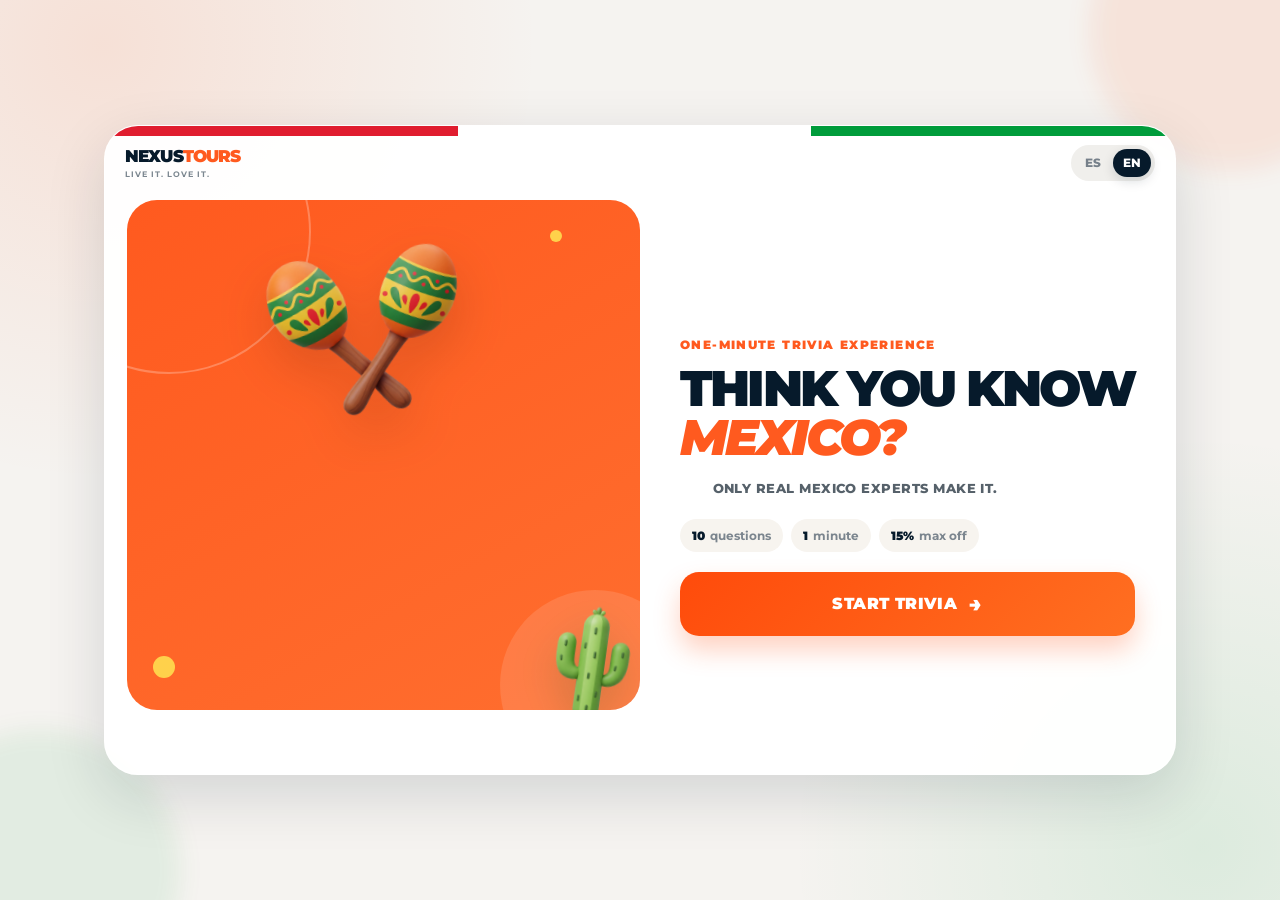
<file: index.html>
<!doctype html>
<html lang="es">
<head>
  <meta charset="utf-8" />
  <meta name="viewport" content="width=device-width, initial-scale=1, viewport-fit=cover" />
  <meta name="theme-color" content="#ff5a1f" />
  <meta name="description" content="NexusTours Mexico Trivia — descubre cuánto sabes de México y desbloquea un beneficio especial." />
  <meta property="og:title" content="Think You Know Mexico? | NexusTours" />
  <meta property="og:description" content="Take the challenge. Answer 10 questions and unlock a special NexusTours benefit." />
  <title>Think You Know Mexico? | NexusTours</title>
  <link rel="icon" href="favicon.svg" type="image/svg+xml" />
  <link rel="preconnect" href="https://fonts.googleapis.com">
  <link rel="preconnect" href="https://fonts.gstatic.com" crossorigin>
  <link href="https://fonts.googleapis.com/css2?family=Montserrat:wght@500;600;700;800;900&display=swap" rel="stylesheet">
  <link rel="stylesheet" href="styles.css" />
</head>
<body>
  <div class="ambient ambient-a" aria-hidden="true"></div>
  <div class="ambient ambient-b" aria-hidden="true"></div>

  <main class="app-shell" id="app">
    <section class="card welcome-screen" id="welcomeScreen" aria-labelledby="welcomeTitle">
      <div class="brand-row">
        <a class="brand" href="https://www.nexustours.com/" target="_blank" rel="noopener" aria-label="NexusTours">
          <span class="brand-mark">NEXUS<span>TOURS</span></span>
          <small>Live it. Love it.</small>
        </a>

        <div class="language-switch" role="group" aria-label="Language / Idioma">
          <button type="button" class="lang-btn" data-lang="es">ES</button>
          <button type="button" class="lang-btn" data-lang="en">EN</button>
        </div>
      </div>

      <div class="welcome-art" aria-hidden="true">
        <span class="sun-dot dot-1"></span>
        <span class="sun-dot dot-2"></span>
        <img src="assets/maracas.png" alt="" class="welcome-maracas" />
        <img src="assets/cactus.png" alt="" class="welcome-cactus" />
      </div>

      <div class="welcome-copy">
        <p class="eyebrow" data-i18n="challenge">ONE-MINUTE TRIVIA EXPERIENCE</p>
        <h1 id="welcomeTitle" data-i18n="welcomeTitle">¿QUÉ TANTO SABES DE <em>MÉXICO?</em></h1>
        <p class="supporting" data-i18n="welcomeSupporting">SOLO LOS VERDADEROS EXPERTOS EN MÉXICO LO LOGRAN.</p>
        <div class="pill-row" aria-label="Trivia features">
          <span>10 <b data-i18n="questionsLabel">preguntas</b></span>
          <span>1 <b data-i18n="minuteLabel">minuto</b></span>
          <span>15% <b data-i18n="maxOffLabel">máx. off</b></span>
        </div>
        <button class="primary-btn" id="startBtn" type="button">
          <span data-i18n="start">COMENZAR TRIVIA</span>
          <span class="btn-arrow" aria-hidden="true">→</span>
        </button>
      </div>
    </section>

    <section class="card quiz-screen hidden" id="quizScreen" aria-live="polite">
      <header class="quiz-header">
        <div class="mini-brand" aria-label="NexusTours">NEXUS<span>TOURS</span></div>
        <button class="close-btn" id="restartBtn" type="button" aria-label="Restart trivia" title="Restart">×</button>
      </header>

      <div class="progress-wrap">
        <div class="progress-meta">
          <span id="progressText">Pregunta 1 de 10</span>
          <span id="scoreText" aria-label="Current score">0 pts</span>
        </div>
        <div class="progress-track" role="progressbar" aria-valuemin="0" aria-valuemax="10" aria-valuenow="1" aria-label="Trivia progress">
          <div class="progress-bar" id="progressBar"></div>
        </div>
      </div>

      <div class="question-stage" id="questionStage">
        <div class="visual-frame" id="visualFrame">
          <div class="visual-halo"></div>
          <img id="questionImage" src="assets/independencia.png" alt="" />
          <div class="fallback-emoji hidden" id="fallbackEmoji" aria-hidden="true">🇲🇽</div>
        </div>

        <div class="question-copy">
          <p class="question-number" id="questionNumber">01</p>
          <h2 id="questionText"></h2>
        </div>

        <div class="answers" id="answers" role="group" aria-label="Answer options"></div>

        <div class="feedback-panel hidden" id="feedbackPanel" tabindex="-1">
          <div class="feedback-icon" id="feedbackIcon" aria-hidden="true"></div>
          <div>
            <h3 id="feedbackTitle"></h3>
            <p id="feedbackMessage"></p>
          </div>
        </div>

        <button class="primary-btn next-btn hidden" id="nextBtn" type="button">
          <span data-i18n="next">SIGUIENTE PREGUNTA</span>
          <span class="btn-arrow" aria-hidden="true">→</span>
        </button>
      </div>
    </section>

    <section class="card result-screen hidden" id="resultScreen" aria-live="polite">
      <div class="result-confetti" aria-hidden="true">
        <i></i><i></i><i></i><i></i><i></i><i></i><i></i><i></i><i></i><i></i>
      </div>

      <div class="brand-row result-brand-row">
        <div class="brand">
          <span class="brand-mark">NEXUS<span>TOURS</span></span>
          <small>Live it. Love it.</small>
        </div>
        <div class="language-switch" role="group" aria-label="Language / Idioma">
          <button type="button" class="lang-btn" data-lang="es">ES</button>
          <button type="button" class="lang-btn" data-lang="en">EN</button>
        </div>
      </div>

      <div class="result-illustration" aria-hidden="true">
        <div class="result-badge">★</div>
        <img src="assets/mariachi.png" alt="" />
      </div>

      <p class="eyebrow" id="resultEyebrow">MEXICO EXPERT</p>
      <h2 id="resultTitle">¡FELICIDADES!</h2>
      <p class="result-copy" id="resultCopy">Has desbloqueado un beneficio especial de NexusTours.</p>

      <div class="score-card">
        <div>
          <span data-i18n="yourScore">TU PUNTAJE</span>
          <strong id="finalScore">0/10</strong>
        </div>
        <div class="discount-block" id="discountBlock">
          <span data-i18n="youUnlocked">DESBLOQUEASTE</span>
          <strong id="discountValue">15% OFF</strong>
        </div>
      </div>

      <p class="benefit-note" id="benefitNote"></p>

      <button class="primary-btn" id="bookBtn" type="button">
        <span data-i18n="bookNow">RESERVAR AHORA</span>
        <span class="btn-arrow" aria-hidden="true">↗</span>
      </button>
      <button class="secondary-btn hidden" id="tryAgainBtn" type="button" data-i18n="tryAgain">INTENTAR DE NUEVO</button>
    </section>
  </main>

  <noscript>Esta trivia necesita JavaScript para funcionar. / This trivia requires JavaScript.</noscript>
  <script src="questions.js"></script>
  <script src="app.js"></script>
</body>
</html>
</file>
<file: styles.css>
:root {
  --orange: #ff5a1f;
  --orange-dark: #f44613;
  --navy: #061a2b;
  --green: #00a23d;
  --green-dark: #008b35;
  --red: #db1b24;
  --cream: #f8f4ef;
  --white: #ffffff;
  --muted: #71808d;
  --line: #ece9e4;
  --shadow: 0 20px 60px rgba(5, 26, 43, 0.14);
  --soft-shadow: 0 8px 24px rgba(5, 26, 43, 0.08);
  --radius: 34px;
  font-family: 'Montserrat', system-ui, -apple-system, BlinkMacSystemFont, 'Segoe UI', sans-serif;
}

* { box-sizing: border-box; }
html, body { min-height: 100%; }
body {
  margin: 0;
  color: var(--navy);
  background:
    radial-gradient(circle at 8% 5%, rgba(255, 90, 31, 0.12), transparent 30%),
    radial-gradient(circle at 94% 94%, rgba(0, 162, 61, 0.10), transparent 28%),
    #f5f3f0;
  overflow-x: hidden;
}
button { font: inherit; }
button, a { -webkit-tap-highlight-color: transparent; }
button:focus-visible, a:focus-visible { outline: 4px solid rgba(255, 90, 31, .28); outline-offset: 3px; }
.hidden { display: none !important; }

.ambient {
  position: fixed;
  width: 280px;
  height: 280px;
  border-radius: 50%;
  filter: blur(12px);
  opacity: .55;
  pointer-events: none;
  z-index: 0;
}
.ambient-a { top: -110px; right: -90px; background: rgba(255, 90, 31, .18); }
.ambient-b { bottom: -110px; left: -100px; background: rgba(0, 162, 61, .14); }

.app-shell {
  width: min(100%, 560px);
  margin: 0 auto;
  min-height: 100svh;
  display: grid;
  place-items: center;
  padding: 18px 14px calc(18px + env(safe-area-inset-bottom));
  position: relative;
  z-index: 1;
}

.card {
  width: 100%;
  background: rgba(255,255,255,.96);
  border: 1px solid rgba(255,255,255,.9);
  border-radius: var(--radius);
  box-shadow: var(--shadow);
  overflow: hidden;
  position: relative;
}

.brand-row {
  min-height: 74px;
  display: flex;
  align-items: center;
  justify-content: space-between;
  padding: 18px 20px;
  position: relative;
  z-index: 3;
}
.brand {
  text-decoration: none;
  color: var(--navy);
  display: inline-flex;
  flex-direction: column;
  line-height: 1;
}
.brand-mark, .mini-brand {
  letter-spacing: -.05em;
  font-weight: 900;
  font-size: 1.05rem;
}
.brand-mark span, .mini-brand span { color: var(--orange); }
.brand small { font-size: .52rem; letter-spacing: .12em; margin-top: 5px; color: #7c8790; text-transform: uppercase; font-weight: 700; }

.language-switch {
  display: flex;
  padding: 4px;
  background: #f0efec;
  border-radius: 999px;
  gap: 2px;
}
.lang-btn {
  border: 0;
  border-radius: 999px;
  background: transparent;
  color: #76808a;
  padding: 7px 10px;
  font-size: .72rem;
  font-weight: 800;
  cursor: pointer;
}
.lang-btn.active { background: var(--navy); color: white; box-shadow: 0 4px 12px rgba(6, 26, 43, .15); }

.welcome-screen { min-height: min(830px, calc(100svh - 36px)); display: flex; flex-direction: column; }
.welcome-screen::before {
  content: '';
  position: absolute;
  inset: 0 0 auto 0;
  height: 10px;
  background: linear-gradient(90deg, #e01d2f 0 33%, #fff 33% 66%, #009c3b 66% 100%);
}
.welcome-art {
  position: relative;
  flex: 0 0 280px;
  margin: 0 20px;
  border-radius: 30px;
  overflow: hidden;
  background:
    linear-gradient(150deg, rgba(255,90,31,.98), rgba(255,113,49,.86)),
    var(--orange);
}
.welcome-art::before {
  content: '';
  position: absolute;
  width: 280px;
  height: 280px;
  border: 2px solid rgba(255,255,255,.25);
  border-radius: 50%;
  left: -100px;
  top: -110px;
}
.welcome-art::after {
  content: '';
  position: absolute;
  width: 190px;
  height: 190px;
  border-radius: 50%;
  right: -50px;
  bottom: -70px;
  background: rgba(255,255,255,.12);
}
.welcome-maracas {
  position: absolute;
  width: 205px;
  left: 50%;
  top: 30px;
  transform: translateX(-58%) rotate(-8deg);
  filter: drop-shadow(0 22px 25px rgba(111,40,13,.22));
  animation: float 4s ease-in-out infinite;
  z-index: 2;
}
.welcome-cactus {
  position: absolute;
  width: 120px;
  right: -12px;
  bottom: -12px;
  transform: rotate(8deg);
  filter: drop-shadow(0 16px 20px rgba(18,77,30,.18));
  z-index: 2;
}
.sun-dot { position: absolute; width: 22px; height: 22px; border-radius: 50%; background: #ffd14b; z-index: 1; }
.dot-1 { left: 26px; bottom: 32px; }
.dot-2 { right: 78px; top: 30px; width: 12px; height: 12px; }

.welcome-copy { padding: 28px 24px 26px; text-align: center; }
.eyebrow { color: var(--orange); font-weight: 900; letter-spacing: .12em; font-size: .72rem; margin: 0 0 12px; }
h1 { margin: 0; font-size: clamp(2rem, 8vw, 3.15rem); line-height: .96; letter-spacing: -.055em; font-weight: 900; }
h1 em { color: var(--orange); font-style: italic; }
.supporting { margin: 18px auto 0; max-width: 390px; font-size: .83rem; line-height: 1.5; font-weight: 800; color: #56616a; letter-spacing: .035em; }
.pill-row { display: flex; justify-content: center; gap: 8px; flex-wrap: wrap; margin: 20px 0; }
.pill-row span { display: inline-flex; gap: 5px; align-items: baseline; padding: 9px 12px; border-radius: 999px; background: #f7f4ef; font-size: .75rem; font-weight: 900; }
.pill-row b { color: #7b858e; font-weight: 700; }

.primary-btn {
  width: 100%;
  min-height: 64px;
  border: 0;
  border-radius: 19px;
  color: white;
  background: linear-gradient(135deg, #ff4b0b, #ff6f21);
  box-shadow: 0 14px 26px rgba(255,90,31,.27);
  padding: 15px 18px;
  font-weight: 900;
  font-size: .98rem;
  letter-spacing: .025em;
  display: flex;
  align-items: center;
  justify-content: center;
  gap: 12px;
  cursor: pointer;
  transition: transform .18s ease, box-shadow .18s ease, filter .18s ease;
}
.primary-btn:hover { transform: translateY(-2px); box-shadow: 0 17px 32px rgba(255,90,31,.32); }
.primary-btn:active { transform: translateY(0) scale(.99); }
.btn-arrow { font-size: 1.3rem; }

.quiz-screen { min-height: min(860px, calc(100svh - 36px)); }
.quiz-header {
  height: 76px;
  display: flex;
  align-items: center;
  justify-content: space-between;
  padding: 0 20px;
  background: linear-gradient(135deg, #ff4b0b, #ff6f21);
  color: white;
}
.mini-brand { color: white; }
.mini-brand span { color: #071a2b; }
.close-btn { width: 44px; height: 44px; border: 0; border-radius: 50%; background: rgba(255,255,255,.14); color: white; font-size: 2rem; line-height: 1; cursor: pointer; }
.progress-wrap { padding: 18px 22px 0; }
.progress-meta { display: flex; justify-content: space-between; gap: 10px; color: #65717b; font-size: .72rem; font-weight: 800; margin-bottom: 9px; }
.progress-track { height: 11px; background: #eceae6; border-radius: 999px; overflow: hidden; }
.progress-bar { height: 100%; width: 10%; border-radius: 999px; background: linear-gradient(90deg, var(--green-dark), #16b14f); transition: width .35s ease; }

.question-stage { padding: 18px 22px 24px; }
.visual-frame { height: 190px; display: grid; place-items: center; position: relative; margin-bottom: 10px; }
.visual-frame img { max-width: 190px; max-height: 180px; object-fit: contain; position: relative; z-index: 2; filter: drop-shadow(0 16px 20px rgba(5,26,43,.10)); animation: popIn .35s ease both; }
.visual-halo { position: absolute; width: 165px; height: 165px; background: radial-gradient(circle, rgba(255,90,31,.13), rgba(255,90,31,0) 67%); border-radius: 50%; }
.fallback-emoji { font-size: 6.5rem; line-height: 1; filter: drop-shadow(0 16px 20px rgba(5,26,43,.10)); animation: popIn .35s ease both; }
.question-copy { position: relative; padding: 0 2px 2px; }
.question-number { position: absolute; right: 0; top: -10px; margin: 0; color: rgba(255,90,31,.12); font-size: 3.9rem; line-height: 1; font-weight: 900; letter-spacing: -.08em; }
.question-copy h2 { position: relative; margin: 0; font-size: clamp(1.28rem, 5.4vw, 1.75rem); line-height: 1.18; letter-spacing: -.035em; font-weight: 900; padding-right: 42px; }
.answers { display: grid; gap: 12px; margin-top: 22px; }
.answer-btn {
  width: 100%; min-height: 62px; border: 2px solid transparent; border-radius: 18px; background: white; box-shadow: var(--soft-shadow);
  color: var(--navy); text-align: left; padding: 15px 52px 15px 18px; font-weight: 800; font-size: .98rem; cursor: pointer; position: relative; transition: transform .15s ease, border-color .15s ease, background .15s ease;
}
.answer-btn:hover:not(:disabled) { transform: translateY(-1px); border-color: rgba(255,90,31,.28); }
.answer-btn:disabled { cursor: default; }
.answer-btn::after { content: attr(data-letter); position: absolute; right: 15px; top: 50%; transform: translateY(-50%); width: 30px; height: 30px; border-radius: 50%; display: grid; place-items: center; color: #87929b; background: #f5f3ef; font-size: .75rem; font-weight: 900; }
.answer-btn.correct { background: linear-gradient(135deg, #029b3a, #06af45); color: white; border-color: var(--green); box-shadow: 0 12px 26px rgba(0,162,61,.22); }
.answer-btn.correct::after { content: '✓'; color: var(--green); background: white; font-size: 1rem; }
.answer-btn.wrong { color: #b5141b; border-color: var(--red); background: #fff8f8; }
.answer-btn.wrong::after { content: '×'; color: white; background: var(--red); font-size: 1.25rem; }
.answer-btn.reveal { border-color: rgba(0,162,61,.25); background: #effaf2; }
.answer-btn.reveal::after { content: '✓'; background: var(--green); color: white; font-size: 1rem; }

.feedback-panel { margin-top: 18px; border-radius: 18px; padding: 15px; display: flex; gap: 13px; align-items: center; animation: slideUp .3s ease both; }
.feedback-panel.correct-feedback { background: #effaf2; color: #087b32; }
.feedback-panel.wrong-feedback { background: #fff0f0; color: #b5141b; }
.feedback-icon { flex: 0 0 44px; height: 44px; border-radius: 50%; display: grid; place-items: center; color: white; font-size: 1.5rem; font-weight: 900; }
.correct-feedback .feedback-icon { background: var(--green); }
.wrong-feedback .feedback-icon { background: var(--red); }
.feedback-panel h3 { margin: 0 0 3px; font-size: 1.08rem; font-weight: 900; }
.feedback-panel p { margin: 0; color: #5c6770; font-size: .82rem; line-height: 1.45; font-weight: 650; }
.next-btn { margin-top: 16px; }

.result-screen { min-height: min(820px, calc(100svh - 36px)); padding-bottom: 24px; text-align: center; }
.result-screen::before { content: ''; position: absolute; inset: 0 0 auto 0; height: 10px; background: linear-gradient(90deg,#e01d2f 0 33%,#fff 33% 66%,#009c3b 66% 100%); }
.result-brand-row { padding-bottom: 4px; }
.result-illustration { height: 265px; margin: 5px 22px 0; border-radius: 28px; background: linear-gradient(145deg, #fff4eb, #f2f8ef); display: grid; place-items: center; position: relative; overflow: hidden; }
.result-illustration img { width: min(280px, 72vw); max-height: 235px; object-fit: contain; filter: drop-shadow(0 18px 24px rgba(5,26,43,.12)); animation: float 4s ease-in-out infinite; }
.result-badge { position: absolute; z-index: 2; top: 18px; right: 18px; width: 48px; height: 48px; border-radius: 50%; display: grid; place-items: center; background: #ffd342; color: #8d6500; font-size: 1.35rem; box-shadow: 0 10px 20px rgba(141,101,0,.16); }
.result-screen > .eyebrow { margin-top: 24px; }
.result-screen h2 { margin: 0; font-size: clamp(2rem, 8vw, 3rem); font-weight: 900; letter-spacing: -.05em; }
.result-copy { margin: 11px auto 20px; padding: 0 24px; max-width: 440px; color: #5d6972; line-height: 1.55; font-weight: 650; }
.score-card { margin: 0 24px 14px; display: grid; grid-template-columns: 1fr 1.35fr; border-radius: 22px; overflow: hidden; background: #f7f5f2; text-align: left; }
.score-card > div { padding: 16px 18px; display: flex; flex-direction: column; justify-content: center; }
.score-card span { font-size: .62rem; font-weight: 900; color: #7e8991; letter-spacing: .08em; }
.score-card strong { margin-top: 4px; font-size: 1.35rem; font-weight: 900; }
.discount-block { background: linear-gradient(135deg, #0b973b, #08ac43); color: white; }
.discount-block span { color: rgba(255,255,255,.76); }
.discount-block strong { font-size: 1.75rem; }
.benefit-note { min-height: 20px; margin: 0 28px 15px; color: #69747d; font-size: .76rem; line-height: 1.45; font-weight: 650; }
.result-screen > .primary-btn, .result-screen > .secondary-btn { width: calc(100% - 48px); margin-left: 24px; margin-right: 24px; }
.secondary-btn { min-height: 54px; border: 0; background: transparent; color: var(--navy); font-weight: 900; cursor: pointer; margin-top: 8px; }

.result-confetti { position: absolute; inset: 0; overflow: hidden; pointer-events: none; }
.result-confetti i { position: absolute; top: -20px; width: 8px; height: 16px; border-radius: 3px; animation: confettiFall 4.5s linear infinite; opacity: .82; }
.result-confetti i:nth-child(1) { left: 8%; background:#e01d2f; animation-delay:.1s; }
.result-confetti i:nth-child(2) { left: 17%; background:#009c3b; animation-delay:1.2s; }
.result-confetti i:nth-child(3) { left: 29%; background:#ffd342; animation-delay:.5s; }
.result-confetti i:nth-child(4) { left: 40%; background:#ff5a1f; animation-delay:2.1s; }
.result-confetti i:nth-child(5) { left: 52%; background:#009c3b; animation-delay:1.6s; }
.result-confetti i:nth-child(6) { left: 63%; background:#e01d2f; animation-delay:2.6s; }
.result-confetti i:nth-child(7) { left: 72%; background:#ffd342; animation-delay:.9s; }
.result-confetti i:nth-child(8) { left: 82%; background:#ff5a1f; animation-delay:1.9s; }
.result-confetti i:nth-child(9) { left: 90%; background:#009c3b; animation-delay:2.9s; }
.result-confetti i:nth-child(10) { left: 96%; background:#e01d2f; animation-delay:.25s; }

@keyframes float { 0%,100% { transform: translateY(0) rotate(-2deg); } 50% { transform: translateY(-8px) rotate(2deg); } }
@keyframes popIn { from { opacity:0; transform: scale(.88) translateY(8px); } to { opacity:1; transform: scale(1) translateY(0); } }
@keyframes slideUp { from { opacity:0; transform: translateY(8px); } to { opacity:1; transform: translateY(0); } }
@keyframes confettiFall { 0% { transform: translateY(-30px) rotate(0); } 100% { transform: translateY(900px) rotate(720deg); } }

@media (max-width: 420px) {
  .app-shell { padding: 0; align-items: stretch; }
  .card { border-radius: 0; min-height: 100svh !important; }
  .welcome-art { flex-basis: 255px; }
  .welcome-copy { padding-top: 24px; }
  .visual-frame { height: 170px; }
  .visual-frame img { max-height: 160px; }
  .question-stage { padding-left: 18px; padding-right: 18px; }
  .progress-wrap { padding-left: 18px; padding-right: 18px; }
}

@media (min-width: 900px) and (orientation: landscape) {
  .app-shell { width: min(1100px, 96vw); }
  .welcome-screen { min-height: 650px; display: grid; grid-template-columns: 1fr 1fr; grid-template-rows: auto 1fr; }
  .welcome-screen .brand-row { grid-column: 1 / -1; }
  .welcome-art { margin: 0 0 22px 22px; height: 510px; }
  .welcome-copy { align-self: center; padding: 40px; text-align: left; }
  .pill-row { justify-content: flex-start; }
  .quiz-screen, .result-screen { width: 620px; margin: auto; }
}

@media (prefers-reduced-motion: reduce) {
  *, *::before, *::after { animation-duration: .01ms !important; animation-iteration-count: 1 !important; scroll-behavior: auto !important; transition-duration: .01ms !important; }
}
</file>
